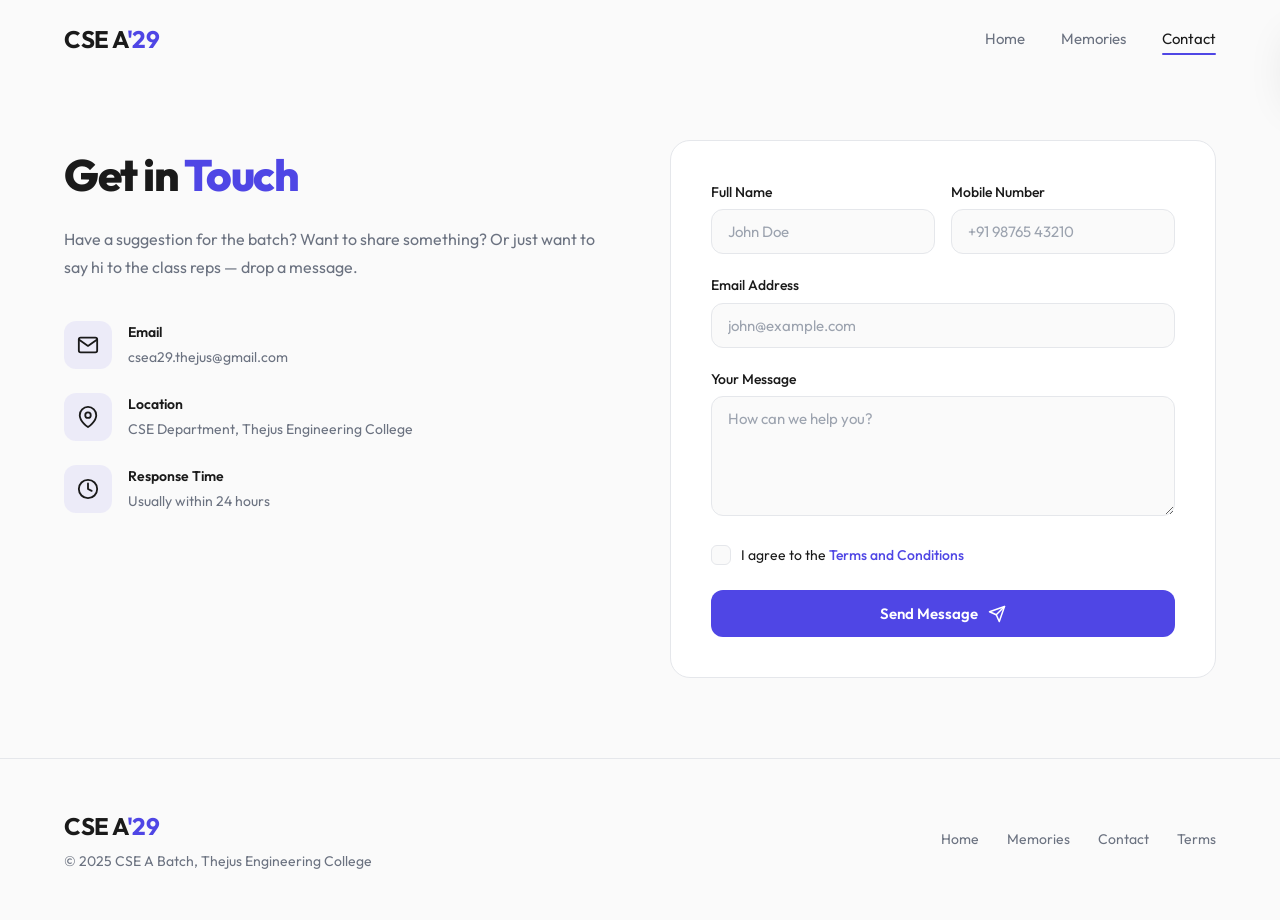
<file: contact.html>
<!DOCTYPE html>
<html lang="en">
<head>
    <meta charset="UTF-8">
    <meta name="viewport" content="width=device-width, initial-scale=1.0">
    <title>Contact — CSE A '29 | Thejus Engineering College</title>
    <meta name="description" content="Get in touch with CSE A Batch 2025–2029 at Thejus Engineering College.">
    <link rel="stylesheet" href="style.css">
</head>
<body>
    <!-- Navbar -->
    <nav class="navbar" id="navbar">
        <div class="nav-container">
            <a href="index.html" class="logo">CSE A<span>'29</span></a>
            <div class="nav-links">
                <a href="index.html">Home</a>
                <a href="memories.html">Memories</a>
                <a href="contact.html" class="active">Contact</a>
            </div>
            <button class="menu-toggle" id="menuToggle" aria-label="Toggle menu">
                <span class="bar"></span>
                <span class="bar"></span>
                <span class="bar"></span>
            </button>
        </div>
    </nav>

    <!-- Mobile Menu -->
    <div class="mobile-menu" id="mobileMenu">
        <a href="index.html">Home</a>
        <a href="memories.html">Memories</a>
        <a href="contact.html">Contact</a>
    </div>

    <!-- Contact Section -->
    <section class="contact-page">
        <div class="container">
            <div class="contact-layout">
                <div class="contact-info fade-in">
                    <h1>Get in <span>Touch</span></h1>
                    <p>Have a suggestion for the batch? Want to share something? Or just want to say hi to the class reps — drop a message.</p>
                    <div class="contact-details">
                        <div class="contact-item">
                            <div class="contact-icon">
                                <svg width="22" height="22" viewBox="0 0 24 24" fill="none" stroke="currentColor" stroke-width="2" stroke-linecap="round" stroke-linejoin="round"><path d="M4 4h16c1.1 0 2 .9 2 2v12c0 1.1-.9 2-2 2H4c-1.1 0-2-.9-2-2V6c0-1.1.9-2 2-2z"/><polyline points="22,6 12,13 2,6"/></svg>
                            </div>
                            <div class="contact-item-text">
                                <h4>Email</h4>
                                <p>csea29.thejus@gmail.com</p>
                            </div>
                        </div>
                        <div class="contact-item">
                            <div class="contact-icon">
                                <svg width="22" height="22" viewBox="0 0 24 24" fill="none" stroke="currentColor" stroke-width="2" stroke-linecap="round" stroke-linejoin="round"><path d="M21 10c0 7-9 13-9 13s-9-6-9-13a9 9 0 0 1 18 0z"/><circle cx="12" cy="10" r="3"/></svg>
                            </div>
                            <div class="contact-item-text">
                                <h4>Location</h4>
                                <p>CSE Department, Thejus Engineering College</p>
                            </div>
                        </div>
                        <div class="contact-item">
                            <div class="contact-icon">
                                <svg width="22" height="22" viewBox="0 0 24 24" fill="none" stroke="currentColor" stroke-width="2" stroke-linecap="round" stroke-linejoin="round"><circle cx="12" cy="12" r="10"/><polyline points="12 6 12 12 16 14"/></svg>
                            </div>
                            <div class="contact-item-text">
                                <h4>Response Time</h4>
                                <p>Usually within 24 hours</p>
                            </div>
                        </div>
                    </div>
                </div>

                <div class="form-card fade-in">
                    <form id="contactForm" novalidate>
                        <div class="input-row">
                            <div class="input-group">
                                <label for="name">Full Name</label>
                                <input type="text" id="name" name="name" placeholder="John Doe">
                                <span class="error-message" id="nameError">Name is required</span>
                            </div>
                            <div class="input-group">
                                <label for="mobile">Mobile Number</label>
                                <input type="tel" id="mobile" name="mobile" placeholder="+91 98765 43210">
                                <span class="error-message" id="mobileError">Please enter a valid mobile number</span>
                            </div>
                        </div>
                        <div class="input-group">
                            <label for="email">Email Address</label>
                            <input type="email" id="email" name="email" placeholder="john@example.com">
                            <span class="error-message" id="emailError">Please enter a valid email address</span>
                        </div>
                        <div class="input-group">
                            <label for="message">Your Message</label>
                            <textarea id="message" name="message" rows="4" placeholder="How can we help you?"></textarea>
                            <span class="error-message" id="messageError">Message is required</span>
                        </div>
                        <div class="checkbox-group">
                            <label class="checkbox-container">
                                <input type="checkbox" id="terms" name="terms">
                                <span class="checkmark"></span>
                                <span class="terms-text">I agree to the <a href="terms.html" target="_blank">Terms and Conditions</a></span>
                            </label>
                            <span class="error-message" id="termsError">You must agree to the terms</span>
                        </div>
                        <button type="submit" class="submit-btn">
                            <span>Send Message</span>
                            <svg width="18" height="18" viewBox="0 0 24 24" fill="none" stroke="currentColor" stroke-width="2" stroke-linecap="round" stroke-linejoin="round">
                                <path d="M22 2L11 13"/>
                                <path d="M22 2L15 22L11 13L2 9L22 2Z"/>
                            </svg>
                        </button>
                    </form>
                </div>
            </div>
        </div>
    </section>

    <!-- Toast -->
    <div id="toast" class="toast">
        <div class="toast-content">
            <svg class="check-icon" viewBox="0 0 24 24" fill="none">
                <path d="M20 6L9 17L4 12" stroke="white" stroke-width="2" stroke-linecap="round" stroke-linejoin="round"/>
            </svg>
            <div class="message">
                <span class="text text-1">Success</span>
                <span class="text text-2">Form submitted successfully!</span>
            </div>
        </div>
        <div class="progress"></div>
    </div>

    <!-- Footer -->
    <footer class="footer">
        <div class="container footer-content">
            <div class="footer-left">
                <div class="logo">CSE A<span>'29</span></div>
                <p>&copy; 2025 CSE A Batch, <a href="https://www.thejusengg.com" target="_blank" style="color: var(--text-secondary);">Thejus Engineering College</a></p>
            </div>
            <div class="footer-links">
                <a href="index.html">Home</a>
                <a href="memories.html">Memories</a>
                <a href="contact.html">Contact</a>
                <a href="terms.html">Terms</a>
            </div>
        </div>
    </footer>

    <script src="script.js"></script>
</body>
</html>
</file>
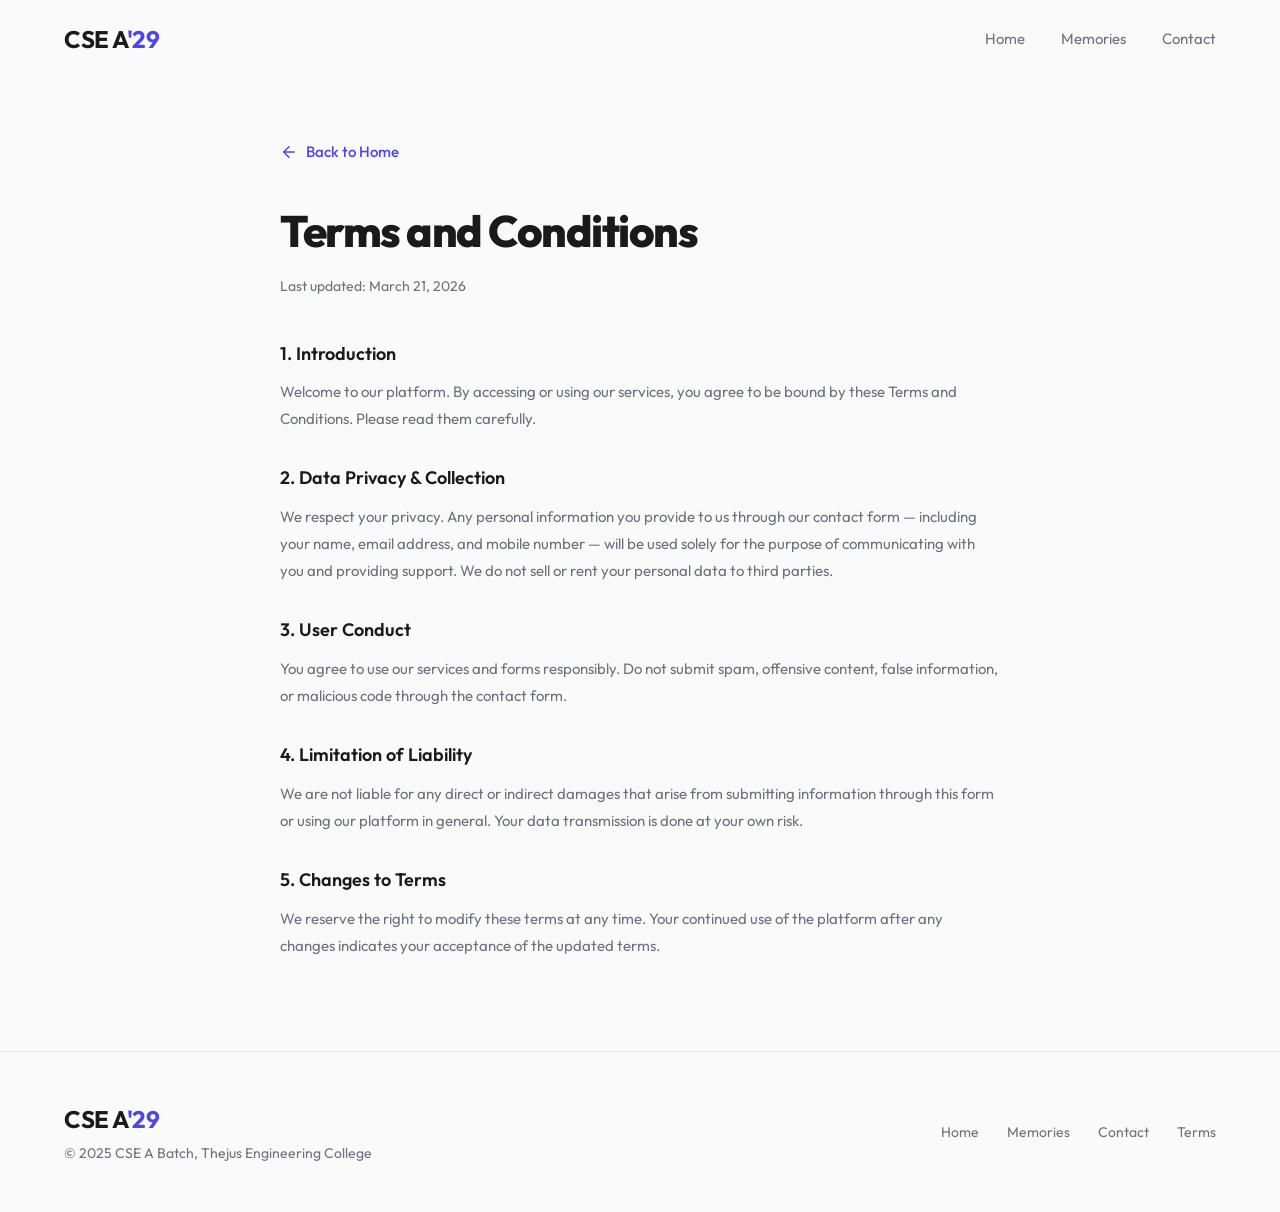
<file: terms.html>
<!DOCTYPE html>
<html lang="en">
<head>
    <meta charset="UTF-8">
    <meta name="viewport" content="width=device-width, initial-scale=1.0">
    <title>Terms and Conditions — CSE A '29</title>
    <link rel="stylesheet" href="style.css">
    <style>
        .terms-page {
            padding: 140px 0 80px;
            max-width: 720px;
            margin: 0 auto;
        }
        .terms-page h1 {
            font-size: clamp(32px, 4vw, 44px);
            font-weight: 800;
            letter-spacing: -1.5px;
            margin-bottom: 8px;
        }
        .terms-page .date {
            font-size: 14px;
            color: var(--text-secondary);
            margin-bottom: 40px;
        }
        .terms-page h3 {
            font-size: 18px;
            font-weight: 600;
            margin-top: 32px;
            margin-bottom: 10px;
        }
        .terms-page p {
            font-size: 15px;
            color: var(--text-secondary);
            line-height: 1.8;
            margin-bottom: 12px;
        }
        .back-link {
            display: inline-flex;
            align-items: center;
            gap: 8px;
            color: var(--accent);
            font-weight: 500;
            font-size: 15px;
            margin-bottom: 32px;
            transition: color var(--transition);
        }
        .back-link:hover {
            color: #4338ca;
        }
    </style>
</head>
<body>
    <!-- Navbar -->
    <nav class="navbar" id="navbar">
        <div class="nav-container">
            <a href="index.html" class="logo">CSE A<span>'29</span></a>
            <div class="nav-links">
                <a href="index.html">Home</a>
                <a href="memories.html">Memories</a>
                <a href="contact.html">Contact</a>
            </div>
            <button class="menu-toggle" id="menuToggle" aria-label="Toggle menu">
                <span class="bar"></span>
                <span class="bar"></span>
                <span class="bar"></span>
            </button>
        </div>
    </nav>

    <!-- Mobile Menu -->
    <div class="mobile-menu" id="mobileMenu">
        <a href="index.html">Home</a>
        <a href="memories.html">Memories</a>
        <a href="contact.html">Contact</a>
    </div>

    <div class="container">
        <div class="terms-page">
            <a href="index.html" class="back-link">
                <svg width="18" height="18" viewBox="0 0 24 24" fill="none" stroke="currentColor" stroke-width="2" stroke-linecap="round" stroke-linejoin="round">
                    <path d="M19 12H5"/>
                    <path d="M12 19L5 12L12 5"/>
                </svg>
                Back to Home
            </a>

            <h1>Terms and Conditions</h1>
            <p class="date">Last updated: March 21, 2026</p>

            <h3>1. Introduction</h3>
            <p>Welcome to our platform. By accessing or using our services, you agree to be bound by these Terms and Conditions. Please read them carefully.</p>

            <h3>2. Data Privacy & Collection</h3>
            <p>We respect your privacy. Any personal information you provide to us through our contact form — including your name, email address, and mobile number — will be used solely for the purpose of communicating with you and providing support. We do not sell or rent your personal data to third parties.</p>

            <h3>3. User Conduct</h3>
            <p>You agree to use our services and forms responsibly. Do not submit spam, offensive content, false information, or malicious code through the contact form.</p>

            <h3>4. Limitation of Liability</h3>
            <p>We are not liable for any direct or indirect damages that arise from submitting information through this form or using our platform in general. Your data transmission is done at your own risk.</p>

            <h3>5. Changes to Terms</h3>
            <p>We reserve the right to modify these terms at any time. Your continued use of the platform after any changes indicates your acceptance of the updated terms.</p>
        </div>
    </div>

    <!-- Footer -->
    <footer class="footer">
        <div class="container footer-content">
            <div class="footer-left">
                <div class="logo">CSE A<span>'29</span></div>
                <p>&copy; 2025 CSE A Batch, <a href="https://www.thejusengg.com" target="_blank" style="color: var(--text-secondary);">Thejus Engineering College</a></p>
            </div>
            <div class="footer-links">
                <a href="index.html">Home</a>
                <a href="memories.html">Memories</a>
                <a href="contact.html">Contact</a>
                <a href="terms.html">Terms</a>
            </div>
        </div>
    </footer>

    <script src="script.js"></script>
</body>
</html>
</file>
<file: style.css>
@import url('https://fonts.googleapis.com/css2?family=Outfit:wght@300;400;500;600;700;800&display=swap');

:root {
    --primary: #2d2d2d;
    --accent: #4f46e5;
    --accent-light: #818cf8;
    --text: #1a1a1a;
    --text-secondary: #6b7280;
    --bg: #fafafa;
    --card-bg: #ffffff;
    --border: #e5e7eb;
    --error: #ef4444;
    --success: #10b981;
    --radius: 12px;
    --radius-lg: 20px;
    --shadow-sm: 0 1px 3px rgba(0,0,0,0.06);
    --shadow: 0 4px 20px rgba(0,0,0,0.06);
    --shadow-lg: 0 10px 40px rgba(0,0,0,0.08);
    --transition: 0.3s ease;
}

* {
    margin: 0;
    padding: 0;
    box-sizing: border-box;
}

html {
    scroll-behavior: smooth;
}

body {
    font-family: 'Outfit', sans-serif;
    background: var(--bg);
    color: var(--text);
    line-height: 1.6;
    -webkit-font-smoothing: antialiased;
}

a {
    text-decoration: none;
    color: inherit;
}

img {
    max-width: 100%;
    display: block;
}

.container {
    width: 100%;
    max-width: 1200px;
    margin: 0 auto;
    padding: 0 24px;
}

/* ──────────── NAVBAR ──────────── */

.navbar {
    position: fixed;
    top: 0;
    left: 0;
    width: 100%;
    z-index: 100;
    padding: 20px 0;
    transition: var(--transition);
}

.navbar.scrolled {
    background: rgba(255,255,255,0.92);
    backdrop-filter: blur(20px);
    -webkit-backdrop-filter: blur(20px);
    padding: 14px 0;
    box-shadow: var(--shadow-sm);
}

.nav-container {
    display: flex;
    justify-content: space-between;
    align-items: center;
    max-width: 1200px;
    margin: 0 auto;
    padding: 0 24px;
}

.logo {
    font-size: 24px;
    font-weight: 700;
    letter-spacing: -0.5px;
}

.logo span {
    color: var(--accent);
}

.nav-links {
    display: flex;
    align-items: center;
    gap: 36px;
}

.nav-links a {
    font-size: 15px;
    font-weight: 400;
    color: var(--text-secondary);
    transition: color var(--transition);
    position: relative;
}

.nav-links a:hover,
.nav-links a.active {
    color: var(--text);
}

.nav-links a.active::after {
    content: '';
    position: absolute;
    bottom: -4px;
    left: 0;
    width: 100%;
    height: 2px;
    background: var(--accent);
    border-radius: 1px;
}

.menu-toggle {
    display: none;
    flex-direction: column;
    gap: 5px;
    background: none;
    border: none;
    cursor: pointer;
    padding: 4px;
}

.menu-toggle .bar {
    width: 22px;
    height: 2px;
    background: var(--text);
    border-radius: 2px;
    transition: var(--transition);
}

.mobile-menu {
    display: none;
    position: fixed;
    top: 0;
    left: 0;
    width: 100%;
    height: 100vh;
    background: rgba(255,255,255,0.98);
    backdrop-filter: blur(20px);
    z-index: 99;
    flex-direction: column;
    justify-content: center;
    align-items: center;
    gap: 32px;
    opacity: 0;
    pointer-events: none;
    transition: opacity 0.4s ease;
}

.mobile-menu.open {
    display: flex;
    opacity: 1;
    pointer-events: all;
}

.mobile-menu a {
    font-size: 28px;
    font-weight: 500;
    color: var(--text);
}

/* ──────────── HERO ──────────── */

.hero {
    min-height: 100vh;
    display: flex;
    align-items: center;
    padding: 120px 0 80px;
}

.hero-content {
    display: grid;
    grid-template-columns: 1fr 1fr;
    gap: 60px;
    align-items: center;
}

.hero-text .tag {
    display: inline-block;
    font-size: 13px;
    font-weight: 500;
    color: var(--accent);
    background: rgba(79, 70, 229, 0.08);
    padding: 6px 16px;
    border-radius: 100px;
    margin-bottom: 24px;
    letter-spacing: 0.5px;
}

.hero-text h1 {
    font-size: clamp(36px, 5vw, 56px);
    font-weight: 800;
    line-height: 1.1;
    letter-spacing: -1.5px;
    margin-bottom: 20px;
}

.hero-text h1 span {
    color: var(--accent);
}

.hero-text p {
    font-size: 17px;
    color: var(--text-secondary);
    max-width: 440px;
    margin-bottom: 36px;
    line-height: 1.7;
}

.hero-actions {
    display: flex;
    gap: 14px;
}

.hero-image {
    position: relative;
}

.hero-image img {
    width: 100%;
    height: 500px;
    object-fit: cover;
    border-radius: var(--radius-lg);
}

.hero-image::after {
    content: '';
    position: absolute;
    inset: 12px -12px -12px 12px;
    border: 2px solid var(--accent);
    border-radius: var(--radius-lg);
    z-index: -1;
    opacity: 0.3;
}

/* ──────────── BUTTONS ──────────── */

.btn {
    display: inline-flex;
    align-items: center;
    gap: 8px;
    padding: 13px 28px;
    border-radius: var(--radius);
    font-size: 15px;
    font-weight: 500;
    font-family: 'Outfit', sans-serif;
    cursor: pointer;
    transition: all var(--transition);
    border: none;
}

.btn-primary {
    background: var(--accent);
    color: white;
    box-shadow: 0 2px 10px rgba(79, 70, 229, 0.25);
}

.btn-primary:hover {
    background: #4338ca;
    transform: translateY(-1px);
    box-shadow: 0 4px 16px rgba(79, 70, 229, 0.35);
}

.btn-outline {
    background: transparent;
    color: var(--text);
    border: 1.5px solid var(--border);
}

.btn-outline:hover {
    border-color: var(--text);
    transform: translateY(-1px);
}

/* ──────────── SECTIONS ──────────── */

section {
    padding: 100px 0;
}

.section-header {
    margin-bottom: 56px;
}

.section-header h2 {
    font-size: clamp(28px, 4vw, 40px);
    font-weight: 700;
    letter-spacing: -1px;
    margin-bottom: 12px;
}

.section-header h2 span {
    color: var(--accent);
}

.section-header p {
    font-size: 16px;
    color: var(--text-secondary);
    max-width: 500px;
}

/* ──────────── STATS ──────────── */

.stats-grid {
    display: grid;
    grid-template-columns: repeat(4, 1fr);
    gap: 24px;
}

.stat-card {
    text-align: center;
    padding: 40px 24px;
    background: var(--card-bg);
    border-radius: var(--radius-lg);
    border: 1px solid var(--border);
    transition: all var(--transition);
}

.stat-card:hover {
    transform: translateY(-4px);
    box-shadow: var(--shadow);
}

.stat-number {
    font-size: 40px;
    font-weight: 800;
    color: var(--accent);
    letter-spacing: -1px;
    margin-bottom: 4px;
}

.stat-label {
    font-size: 14px;
    color: var(--text-secondary);
    font-weight: 400;
}

/* ──────────── GALLERY PREVIEW (LANDING) ──────────── */

.gallery-preview {
    display: grid;
    grid-template-columns: repeat(3, 1fr);
    gap: 20px;
}

.gallery-card {
    position: relative;
    border-radius: var(--radius-lg);
    overflow: hidden;
    aspect-ratio: 4/3;
    cursor: pointer;
}

.gallery-card img {
    width: 100%;
    height: 100%;
    object-fit: cover;
    transition: transform 0.5s ease;
}

.gallery-card:hover img {
    transform: scale(1.05);
}

.gallery-card .overlay {
    position: absolute;
    inset: 0;
    background: linear-gradient(to top, rgba(0,0,0,0.6) 0%, transparent 60%);
    display: flex;
    flex-direction: column;
    justify-content: flex-end;
    padding: 24px;
    opacity: 0;
    transition: opacity var(--transition);
}

.gallery-card:hover .overlay {
    opacity: 1;
}

.gallery-card .overlay h3 {
    color: white;
    font-size: 18px;
    font-weight: 600;
}

.gallery-card .overlay p {
    color: rgba(255,255,255,0.8);
    font-size: 14px;
}

/* ──────────── CTA SECTION ──────────── */

.cta-section {
    text-align: center;
    background: var(--text);
    border-radius: var(--radius-lg);
    padding: 80px 40px;
    margin: 0 24px;
    color: white;
}

.cta-section h2 {
    font-size: clamp(28px, 4vw, 40px);
    font-weight: 700;
    letter-spacing: -1px;
    margin-bottom: 16px;
}

.cta-section p {
    color: rgba(255,255,255,0.6);
    font-size: 16px;
    max-width: 460px;
    margin: 0 auto 36px;
}

.cta-section .btn-primary {
    background: white;
    color: var(--text);
    box-shadow: none;
}

.cta-section .btn-primary:hover {
    background: #f3f4f6;
}

/* ──────────── FOOTER ──────────── */

.footer {
    padding: 48px 0;
    border-top: 1px solid var(--border);
}

.footer-content {
    display: flex;
    justify-content: space-between;
    align-items: center;
}

.footer-left p {
    font-size: 14px;
    color: var(--text-secondary);
    margin-top: 4px;
}

.footer-links {
    display: flex;
    gap: 28px;
}

.footer-links a {
    font-size: 14px;
    color: var(--text-secondary);
    transition: color var(--transition);
}

.footer-links a:hover {
    color: var(--text);
}

/* ──────────── MEMORIES PAGE ──────────── */

.page-header {
    padding: 140px 0 60px;
    text-align: center;
}

.page-header h1 {
    font-size: clamp(32px, 5vw, 48px);
    font-weight: 800;
    letter-spacing: -1.5px;
    margin-bottom: 12px;
}

.page-header h1 span {
    color: var(--accent);
}

.page-header p {
    font-size: 17px;
    color: var(--text-secondary);
    max-width: 500px;
    margin: 0 auto;
}

.gallery-grid {
    display: grid;
    grid-template-columns: repeat(3, 1fr);
    gap: 20px;
    padding-bottom: 100px;
}

.gallery-grid .gallery-card:nth-child(1) {
    grid-column: span 2;
    aspect-ratio: 16/9;
}

.gallery-grid .gallery-card:nth-child(4) {
    grid-column: span 2;
    aspect-ratio: 16/9;
}

.gallery-grid .gallery-card .overlay {
    opacity: 1;
}

/* ──────────── CONTACT PAGE ──────────── */

.contact-page {
    padding: 140px 0 80px;
}

.contact-layout {
    display: grid;
    grid-template-columns: 1fr 1fr;
    gap: 60px;
    align-items: start;
}

.contact-info h1 {
    font-size: clamp(32px, 4vw, 44px);
    font-weight: 800;
    letter-spacing: -1.5px;
    margin-bottom: 16px;
}

.contact-info h1 span {
    color: var(--accent);
}

.contact-info > p {
    font-size: 16px;
    color: var(--text-secondary);
    margin-bottom: 40px;
    line-height: 1.7;
}

.contact-details {
    display: flex;
    flex-direction: column;
    gap: 24px;
}

.contact-item {
    display: flex;
    align-items: center;
    gap: 16px;
}

.contact-icon {
    width: 48px;
    height: 48px;
    background: rgba(79, 70, 229, 0.08);
    border-radius: var(--radius);
    display: flex;
    align-items: center;
    justify-content: center;
    flex-shrink: 0;
    font-size: 20px;
}

.contact-item-text h4 {
    font-size: 14px;
    font-weight: 600;
    margin-bottom: 2px;
}

.contact-item-text p {
    font-size: 14px;
    color: var(--text-secondary);
}

/* ──────────── FORM ──────────── */

.form-card {
    background: var(--card-bg);
    border: 1px solid var(--border);
    border-radius: var(--radius-lg);
    padding: 40px;
}

.input-row {
    display: grid;
    grid-template-columns: 1fr 1fr;
    gap: 16px;
}

.input-group {
    margin-bottom: 20px;
}

.input-group label {
    display: block;
    font-size: 14px;
    font-weight: 500;
    margin-bottom: 6px;
    color: var(--text);
}

.input-group input,
.input-group textarea {
    width: 100%;
    padding: 12px 16px;
    border: 1.5px solid var(--border);
    border-radius: var(--radius);
    font-size: 15px;
    font-family: 'Outfit', sans-serif;
    transition: all var(--transition);
    background: var(--bg);
    color: var(--text);
}

.input-group input::placeholder,
.input-group textarea::placeholder {
    color: #9ca3af;
}

.input-group textarea {
    resize: vertical;
    min-height: 120px;
}

.input-group input:focus,
.input-group textarea:focus {
    outline: none;
    border-color: var(--accent);
    box-shadow: 0 0 0 3px rgba(79, 70, 229, 0.1);
    background: white;
}

.input-group.error input,
.input-group.error textarea {
    border-color: var(--error);
    background: #fef2f2;
}

.error-message {
    color: var(--error);
    font-size: 12px;
    margin-top: 6px;
    display: none;
}

.input-group.error .error-message,
.checkbox-group.error .error-message {
    display: block;
    animation: fadeIn 0.3s ease;
}

/* Checkbox */
.checkbox-group {
    margin-bottom: 24px;
}

.checkbox-container {
    display: flex;
    align-items: center;
    cursor: pointer;
    font-size: 14px;
    user-select: none;
}

.checkbox-container input {
    position: absolute;
    opacity: 0;
    cursor: pointer;
    height: 0;
    width: 0;
}

.checkmark {
    height: 20px;
    min-width: 20px;
    width: 20px;
    background: var(--bg);
    border: 1.5px solid var(--border);
    border-radius: 6px;
    margin-right: 10px;
    display: flex;
    justify-content: center;
    align-items: center;
    transition: all 0.2s ease;
}

.checkbox-container:hover input ~ .checkmark {
    border-color: var(--accent);
}

.checkbox-container input:checked ~ .checkmark {
    background: var(--accent);
    border-color: var(--accent);
}

.checkmark::after {
    content: '';
    display: none;
    width: 5px;
    height: 10px;
    border: solid white;
    border-width: 0 2px 2px 0;
    transform: rotate(45deg);
}

.checkbox-container input:checked ~ .checkmark::after {
    display: block;
}

.checkbox-group.error .checkmark {
    border-color: var(--error);
}

.terms-text a {
    color: var(--accent);
    font-weight: 500;
}

.terms-text a:hover {
    text-decoration: underline;
}

.submit-btn {
    width: 100%;
    padding: 14px;
    background: var(--accent);
    color: white;
    border: none;
    border-radius: var(--radius);
    font-size: 15px;
    font-weight: 600;
    font-family: 'Outfit', sans-serif;
    cursor: pointer;
    display: flex;
    justify-content: center;
    align-items: center;
    gap: 10px;
    transition: all var(--transition);
}

.submit-btn:hover {
    background: #4338ca;
    transform: translateY(-1px);
}

/* ──────────── TOAST ──────────── */

.toast {
    position: fixed;
    top: 24px;
    right: 24px;
    background: white;
    border-radius: var(--radius);
    padding: 16px 24px;
    box-shadow: var(--shadow-lg);
    overflow: hidden;
    transform: translateX(calc(100% + 30px));
    transition: transform 0.5s cubic-bezier(0.68, -0.55, 0.265, 1.35);
    z-index: 1000;
}

.toast.active {
    transform: translateX(0);
}

.toast-content {
    display: flex;
    align-items: center;
    gap: 12px;
}

.toast-content .check-icon {
    width: 32px;
    height: 32px;
    background: var(--success);
    border-radius: 50%;
    padding: 7px;
    flex-shrink: 0;
}

.toast-content .message {
    display: flex;
    flex-direction: column;
}

.message .text-1 {
    font-weight: 600;
    font-size: 14px;
    color: var(--text);
}

.message .text-2 {
    font-size: 13px;
    color: var(--text-secondary);
}

.toast .progress {
    position: absolute;
    bottom: 0;
    left: 0;
    height: 3px;
    width: 100%;
    background: #eee;
}

.toast .progress::before {
    content: '';
    position: absolute;
    bottom: 0;
    right: 0;
    height: 100%;
    width: 100%;
    background: var(--success);
}

.toast.active .progress::before {
    animation: progress 4s linear forwards;
}

/* ──────────── ANIMATIONS ──────────── */

@keyframes progress {
    100% { right: 100%; }
}

@keyframes fadeIn {
    from { opacity: 0; transform: translateY(-4px); }
    to { opacity: 1; transform: translateY(0); }
}

@keyframes shake {
    0%, 100% { transform: translateX(0); }
    25% { transform: translateX(-5px); }
    50% { transform: translateX(5px); }
    75% { transform: translateX(-5px); }
}

.fade-in {
    opacity: 0;
    transform: translateY(20px);
    transition: opacity 0.6s ease, transform 0.6s ease;
}

.fade-in.visible {
    opacity: 1;
    transform: translateY(0);
}

/* ──────────── RESPONSIVE ──────────── */

@media (max-width: 900px) {
    .hero-content {
        grid-template-columns: 1fr;
        gap: 40px;
    }

    .hero-image {
        order: -1;
    }

    .hero-image img {
        height: 360px;
    }

    .stats-grid {
        grid-template-columns: repeat(2, 1fr);
    }

    .gallery-preview {
        grid-template-columns: repeat(2, 1fr);
    }

    .gallery-grid {
        grid-template-columns: repeat(2, 1fr);
    }

    .gallery-grid .gallery-card:nth-child(1),
    .gallery-grid .gallery-card:nth-child(4) {
        grid-column: span 1;
        aspect-ratio: 4/3;
    }

    .contact-layout {
        grid-template-columns: 1fr;
        gap: 40px;
    }
}

@media (max-width: 640px) {
    .nav-links {
        display: none;
    }

    .menu-toggle {
        display: flex;
    }

    .hero {
        padding: 100px 0 60px;
    }

    .hero-image img {
        height: 280px;
    }

    .hero-image::after {
        display: none;
    }

    .stats-grid {
        grid-template-columns: repeat(2, 1fr);
        gap: 12px;
    }

    .stat-card {
        padding: 28px 16px;
    }

    .gallery-preview {
        grid-template-columns: 1fr;
    }

    .gallery-grid {
        grid-template-columns: 1fr;
    }

    .gallery-grid .gallery-card:nth-child(1),
    .gallery-grid .gallery-card:nth-child(4) {
        grid-column: span 1;
        aspect-ratio: 4/3;
    }

    .input-row {
        grid-template-columns: 1fr;
    }

    .footer-content {
        flex-direction: column;
        gap: 20px;
        text-align: center;
    }

    .cta-section {
        margin: 0 12px;
        padding: 60px 24px;
    }

    .toast {
        right: 16px;
        left: 16px;
        transform: translateY(-120px);
    }

    .toast.active {
        transform: translateY(0);
    }

    section {
        padding: 60px 0;
    }
}
</file>
